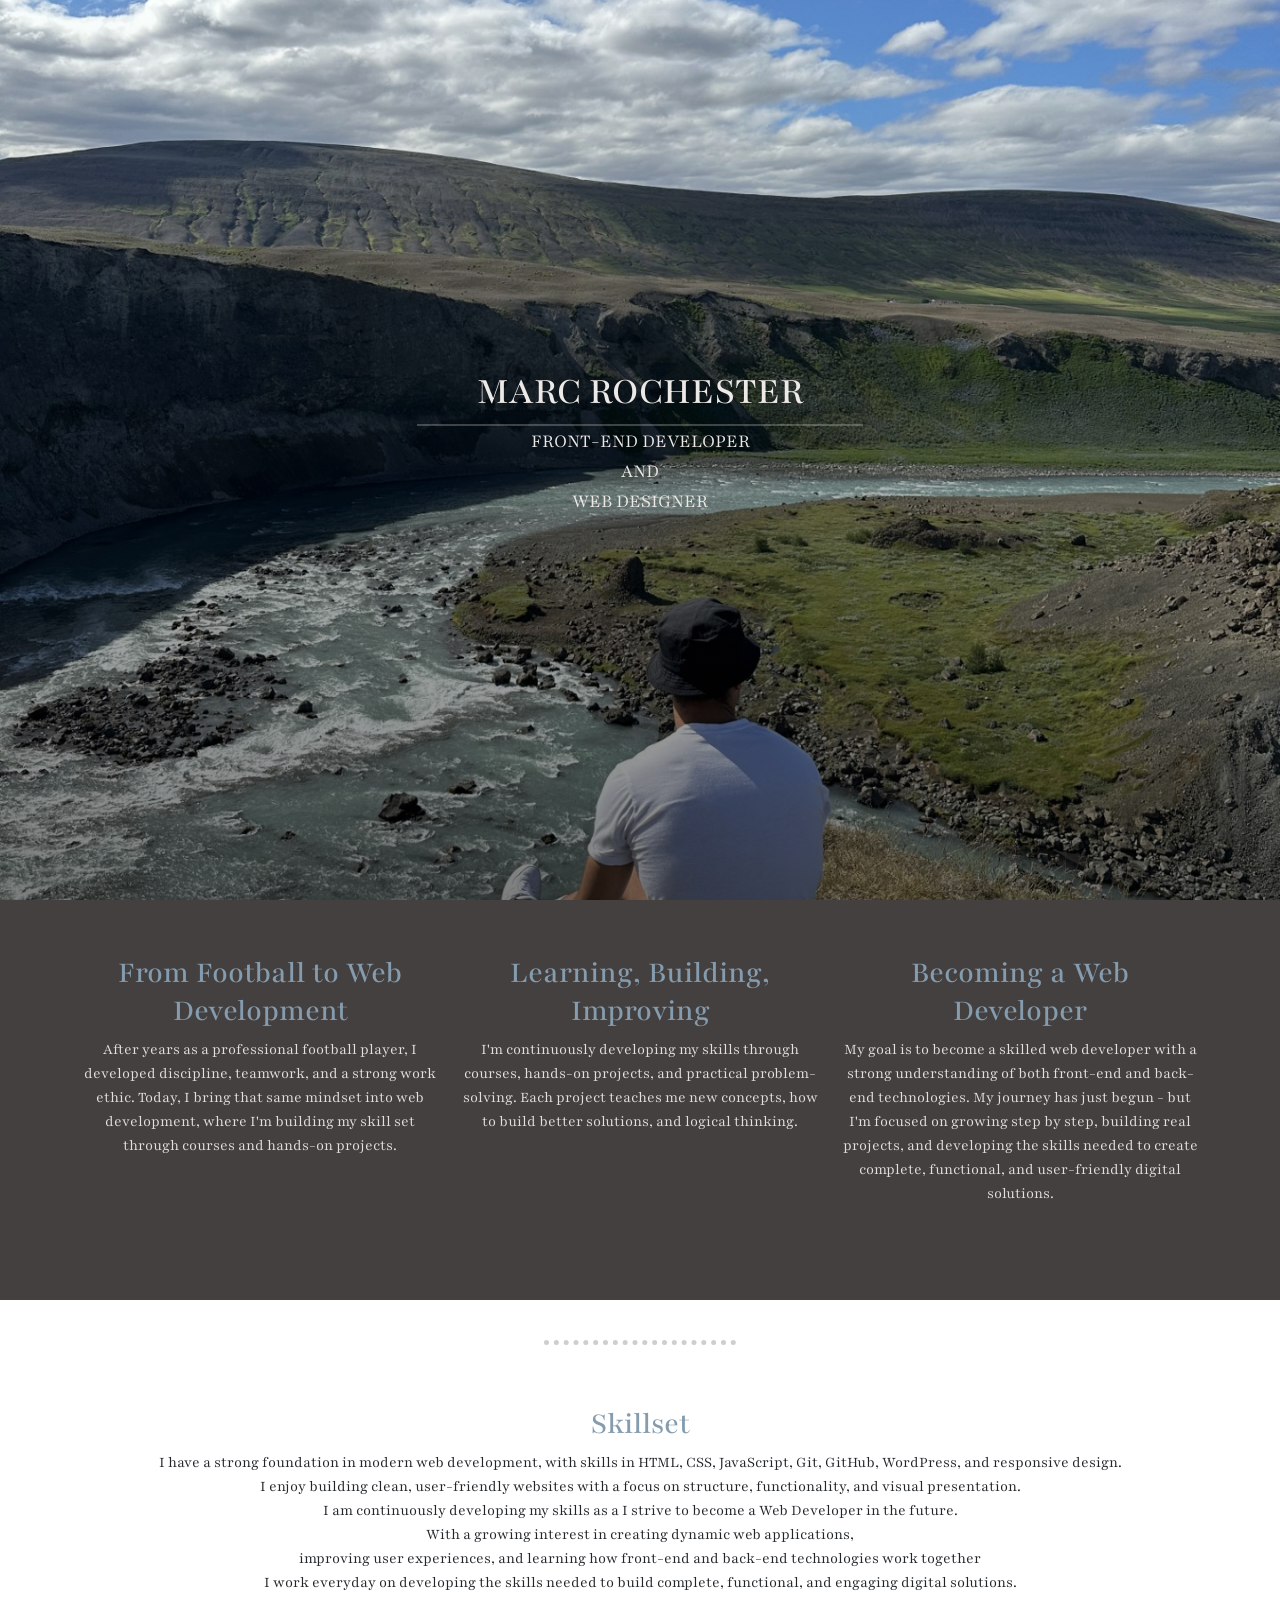
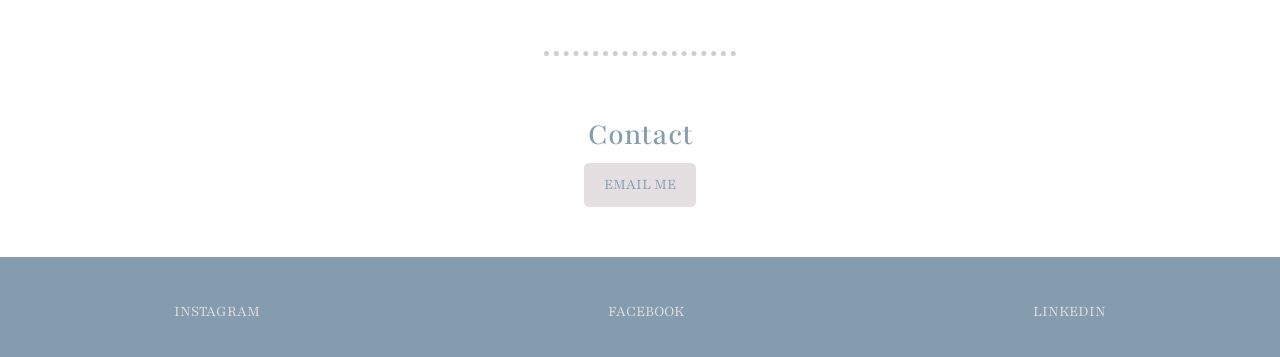
<file: index.html>
<!doctype html>
<html lang="en">
  <head>
    <meta charset="UTF-8" />
    <meta name="viewport" content="width=device-width, initial-scale=1.0" />
    <title>Portfolio</title>

    <link
      href="https://cdn.jsdelivr.net/npm/bootstrap@5.3.8/dist/css/bootstrap.min.css"
      rel="stylesheet"
      integrity="sha384-sRIl4kxILFvY47J16cr9ZwB07vP4J8+LH7qKQnuqkuIAvNWLzeN8tE5YBujZqJLB"
      crossorigin="anonymous"
    />
    <link rel="stylesheet" href="styles.css" />
    <link rel="preconnect" href="https://fonts.googleapis.com" />
    <link rel="preconnect" href="https://fonts.gstatic.com" crossorigin />
    <link rel="preconnect" href="https://fonts.googleapis.com" />
    <link rel="preconnect" href="https://fonts.gstatic.com" crossorigin />
    <link
      href="https://fonts.googleapis.com/css2?family=Caveat:wght@400..700&family=Libre+Baskerville:ital,wght@0,400..700;1,400..700&family=Luckiest+Guy&family=Playfair+Display:ital,wght@0,400..900;1,400..900&family=Playfair:ital,opsz,wght@0,5..1200,300..900;1,5..1200,300..900&display=swap"
      rel="stylesheet"
    />
  </head>
  <body>
    <section id="title" class="hero-section">
      <div class="container">
        <h1 class="header">Marc Rochester</h1>
        <hr class="hr-hero-section" />
        <p class="titles">
          Front-end Developer <br />
          and <br />
          Web Designer
        </p>
      </div>
    </section>

    <section class="profile-section">
      <div class="container">
        <div class="row g-4 py-5 row-cols-1 row-cols-lg-3">
          <div class="col">
            <div>
              <h3 class="fs-2 custom-color">
                From Football to Web Development
              </h3>
              <p>
                After years as a professional football player, I developed
                discipline, teamwork, and a strong work ethic. Today, I bring
                that same mindset into web development, where I'm building my
                skill set through courses and hands-on projects.
              </p>
            </div>
          </div>
          <div class="col">
            <div>
              <h3 class="fs-2 custom-color">Learning, Building, Improving</h3>
              <p>
                I'm continuously developing my skills through courses, hands-on
                projects, and practical problem-solving. Each project teaches me
                new concepts, how to build better solutions, and logical
                thinking.
              </p>
            </div>
          </div>
          <div class="col">
            <div>
              <h3 class="fs-2 custom-color">Becoming a Web Developer</h3>
              <p>
                My goal is to become a skilled web developer with a strong
                understanding of both front-end and back-end technologies. My
                journey has just begun - but I'm focused on growing step by
                step, building real projects, and developing the skills needed
                to create complete, functional, and user-friendly digital
                solutions.
              </p>
            </div>
          </div>
        </div>
      </div>
    </section>

    <hr class="dots" />

    <section class="skillset">
      <div class="container info">
        <h2 class="skillset-header">Skillset</h2>
        <p class="journey">
          I have a strong foundation in modern web development, with skills in
          HTML, CSS, JavaScript, Git, GitHub, WordPress, and responsive design.
          <br />
          I enjoy building clean, user-friendly websites with a focus on
          structure, functionality, and visual presentation. <br />
          I am continuously developing my skills as a I strive to become a Web
          Developer in the future.
          <br />
          With a growing interest in creating dynamic web applications, <br />
          improving user experiences, and learning how front-end and back-end
          technologies work together <br />
          I work everyday on developing the skills needed to build complete,
          functional, and engaging digital solutions.
        </p>
      </div>
    </section>

    <hr class="dots" />

    <section class="contact-info">
      <div class="container-contact">
        <h2 class="contact-header">Contact</h2>
        <a href="mailto:marcrochester@hotmail.com" class="button">Email me</a>
      </div>
    </section>

    <div class="footer" role="contentinfo">
      <a href="https://www.instagram.com/mrochester10/">Instagram</a>
      <a href="https://www.facebook.com/profile.php?id=1080603992">Facebook</a>
      <a
        href="https://www.linkedin.com/in/marc-rochester-s%C3%B8rensen-348b9632a/"
        >LinkedIn</a
      >
    </div>
  </body>
</html>
</file>
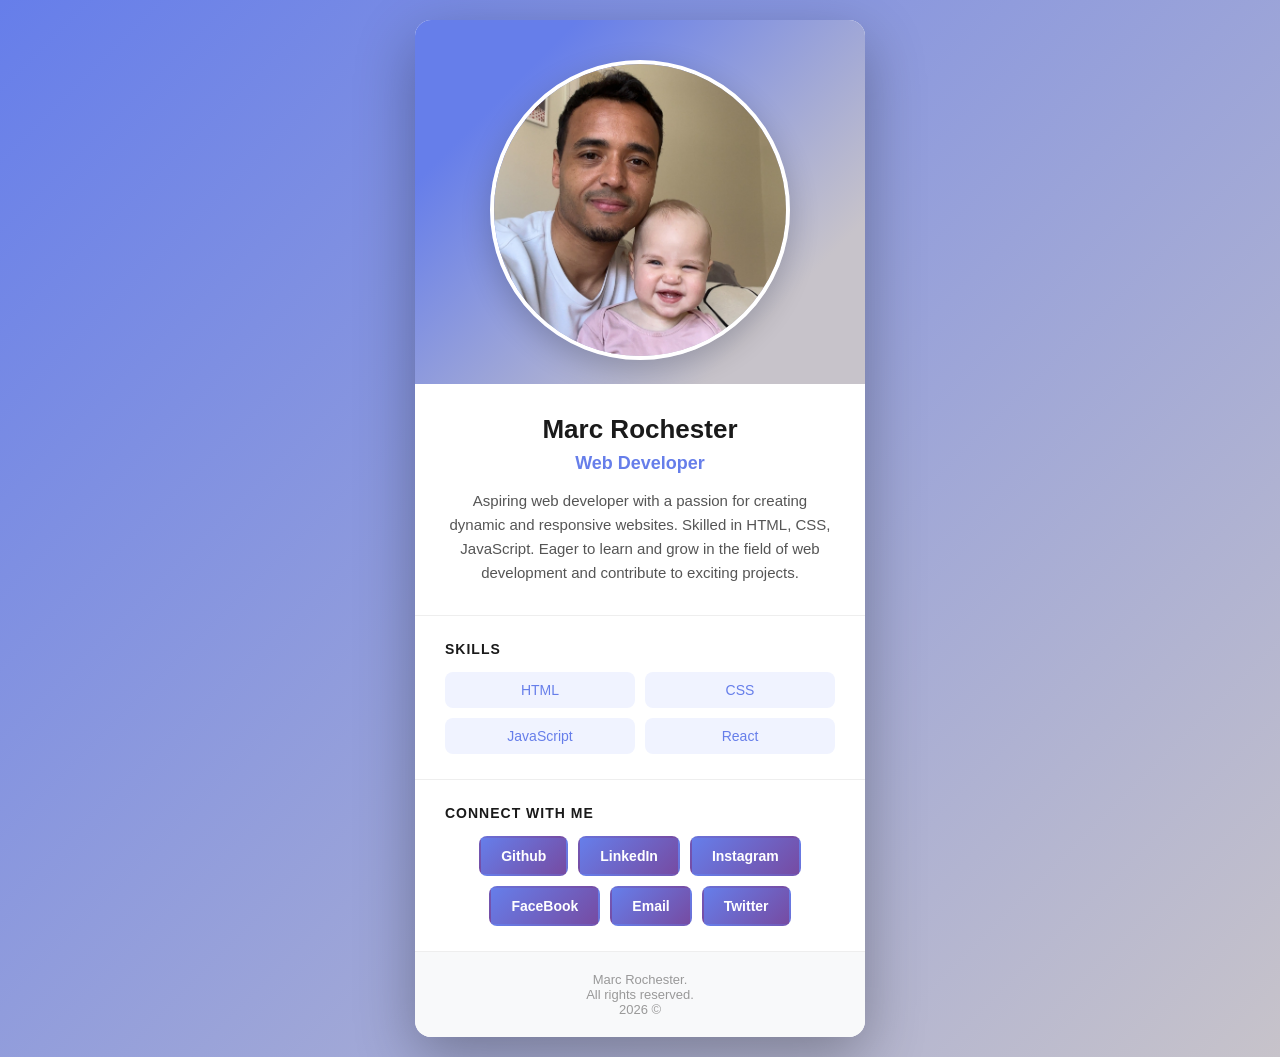
<file: projects/01-html-profile-card/index.html>
<!doctype html>
<html lang="en">
  <head>
    <meta charset="UTF-8" />
    <meta name="viewport" content="width=device-width, initial-scale=1.0" />
    <title>Profile Card - Marc Rochester</title>
    <link rel="stylesheet" href="styles.css" />
  </head>
  <body>
    <!-- Main container for the profile card -->
    <main class="container">
      <!-- Profile card semantic section -->
      <article class="profile-card">
        <!-- Header section with profile image -->
        <header class="profile-header">
          <img
            src="./images/carla_og_far.jpg"
            alt="Profile picture"
            class="profile-image"
          />
        </header>

        <!-- Main profile information section -->
        <section class="profile-info">
          <!-- Primary heading - Name -->
          <h1 class="profile-name">Marc Rochester</h1>

          <!-- Secondary heading - Role/Title -->
          <h2 class="profile-role">Web Developer</h2>

          <!-- Short introduction paragraph -->
          <p class="profile-intro">
            Aspiring web developer with a passion for creating dynamic and
            responsive websites. Skilled in HTML, CSS, JavaScript. Eager to
            learn and grow in the field of web development and contribute to
            exciting projects.
          </p>
        </section>

        <!-- Skills section with semantic structure -->
        <section class="skills-section">
          <h2 class="section-title">Skills</h2>
          <ul class="skills-list">
            <li>HTML</li>
            <li>CSS</li>
            <li>JavaScript</li>
            <li>React</li>
          </ul>
        </section>

        <!-- Social links section with semantic navigation -->
        <nav class="social-section">
          <h2 class="section-title">Connect With Me</h2>
          <ul class="social-links">
            <li>
              <a
                href="https://github.com/MR1092"
                target="_blank"
                rel="noopener noreferrer"
              >
                Github
              </a>
            </li>
            <li>
              <a
                href="https://www.linkedin.com/in/marc-rochester-s%C3%B8rensen-348b9632a/"
                target="_blank"
                rel="noopener noreferrer"
              >
                LinkedIn
              </a>
            </li>
            <li>
              <a
                href="https://www.instagram.com/mrochester10/?hl=en"
                target="_blank"
                rel="noopener noreferrer"
              >
                Instagram
              </a>
            </li>
            <li>
              <a
                href="https://www.facebook.com/profile.php?id=1080603992"
                target="_blank"
                rel="noopener noreferrer"
              >
                FaceBook
              </a>
            </li>
            <li>
              <a href="mailto:marcrochester@hotmail.com"> Email </a>
            </li>
            <li>
              <a
                href="https://www.linkedin.com/in/marc-rochester-s%C3%B8rensen-348b9632a/"
                target="_blank"
                rel="noopener noreferrer"
              >
                Twitter
              </a>
            </li>
          </ul>
        </nav>

        <!-- Footer with copyright information -->
        <footer class="profile-footer">
          <p>
            Marc Rochester. <br />
            All rights reserved. <br />
            2026 &copy;
          </p>
        </footer>
      </article>
    </main>
  </body>
</html>
</file>
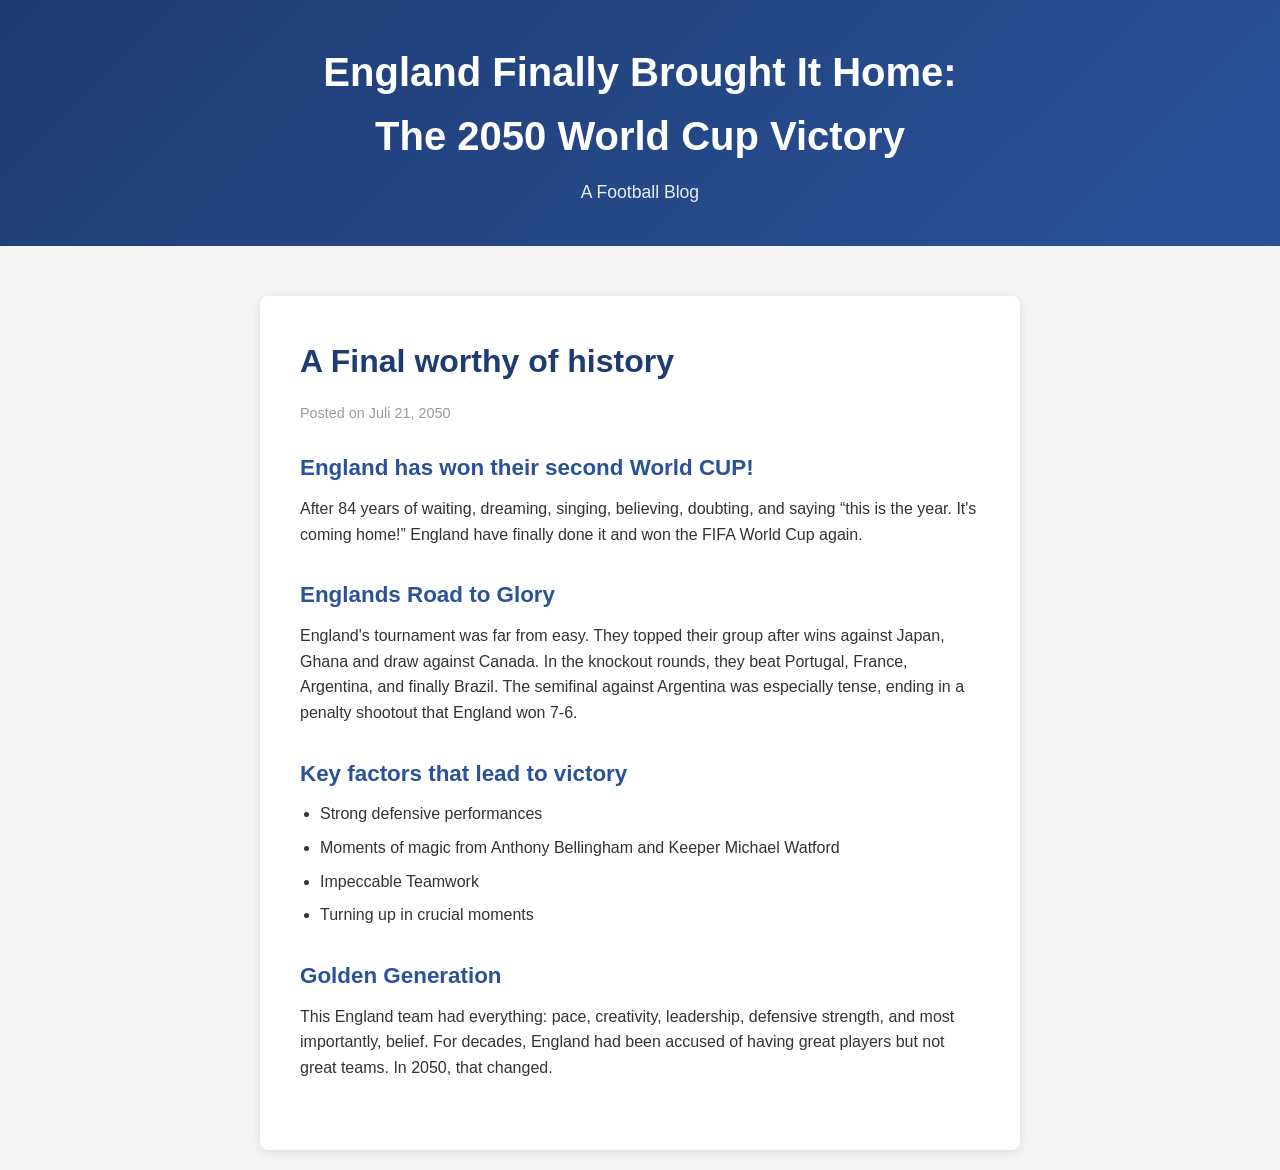
<file: projects/02-html-blog-article/index.html>
<!doctype html>
<html lang="en">
  <head>
    <meta charset="UTF-8" />
    <meta name="viewport" content="width=device-width, initial-scale=1.0" />
    <title>Football Blog - England World Cup 2050 Winners</title>
    <link rel="stylesheet" href="styles.css" />
  </head>
  <body>
    <header>
      <h1>
        England Finally Brought It Home: <br />
        The 2050 World Cup Victory
      </h1>
      <p>A Football Blog</p>
    </header>

    <main>
      <article>
        <h2>A Final worthy of history</h2>
        <p class="date">Posted on Juli 21, 2050</p>

        <section>
          <h3>England has won their second World CUP!</h3>
          <p>
            After 84 years of waiting, dreaming, singing, believing, doubting,
            and saying “this is the year. It's coming home!” England have
            finally done it and won the FIFA World Cup again.
          </p>
        </section>

        <section>
          <h3>Englands Road to Glory</h3>
          <p>
            England's tournament was far from easy. They topped their group
            after wins against Japan, Ghana and draw against Canada. In the
            knockout rounds, they beat Portugal, France, Argentina, and finally
            Brazil. The semifinal against Argentina was especially tense, ending
            in a penalty shootout that England won 7-6.
          </p>
        </section>

        <section>
          <h3>Key factors that lead to victory</h3>
          <ul>
            <li>Strong defensive performances</li>
            <li>
              Moments of magic from Anthony Bellingham and Keeper Michael
              Watford
            </li>
            <li>Impeccable Teamwork</li>
            <li>Turning up in crucial moments</li>
          </ul>
        </section>

        <section>
          <h3>Golden Generation</h3>
          <p>
            This England team had everything: pace, creativity, leadership,
            defensive strength, and most importantly, belief. For decades,
            England had been accused of having great players but not great
            teams. In 2050, that changed.
          </p>
        </section>
      </article>
    </main>
  </body>
</html>
</file>
<file: styles.css>
body {
  font-family: "Playfair", serif;
  font-weight: 100; /* Thin weight */
  font-style: normal;
  margin: 0;
  background: #fff;
}

.hero-section {
  display: flex;
  justify-content: center;
  align-items: center;
  background-image:
    linear-gradient(to bottom, rgba(68, 64, 64, 0), rgba(0, 0, 0, 0.5)),
    url("./images/iceland.jpeg");
  background-repeat: no-repeat;
  background-position: center;
  background-size: cover;
  width: 100%;
  background-attachment: fixed;
  color: #e4e0e1;
  font-size: 20px;
  text-align: center;
  min-height: 100vh;
}

.hr-hero-section {
  width: 40%;
  margin: 0 auto;
  border: 1px solid #ede9e6;
}

.header,
.titles {
  font-family: "Playfair", serif;
  text-transform: uppercase;
  color: #ede9e6;
}

.hero-section .container .titles {
  color: #ede9e6;
}

hr {
  border-top: 1px solid #e4e0e1;
}

.profile-section {
  display: flex;
  justify-content: center;
  align-items: center;
  background-color: #454040;
  color: #e4e0e1;
  font-family: "Playfair", serif;
  text-align: center;
  min-height: 400px;
  margin: 0;
}

.custom-color,
.skillset-header,
.contact-header {
  color: #849cad;
}

.col {
  margin-top: 0;
}

.container.info,
.container-contact,
.footer {
  display: flex;
  flex-direction: column;
  justify-content: center;
  align-items: center;
  text-align: center;
  margin-top: 50px;
  padding-top: 10px;
}

.footer {
  background-color: #849cad;
  flex-direction: row;
  justify-content: space-around;
  height: 100px;
}

a {
  text-transform: uppercase;
}

.dots {
  border-top: 5px dotted #454040;
  width: 15%;
  margin: 40px auto;
}

.button {
  display: inline-block;
  padding: 10px 20px;
  background-color: #e4e0e1;
  color: #849cad;
  text-decoration: none;
  border-radius: 5px;
  border: none;
  cursor: pointer;
}

.button:focus {
  color: purple;
}

.button:hover {
  opacity: 0.9;
  color: #4b6272;
  background-color: rgba(155, 155, 155, 0.541);
}

a {
  color: #e4e0e1;
  text-decoration: none;
}

@media (max-width: 768px) {
  .hero-section {
    height: 50vh;
    background-attachment: scroll;
    text-align: center;
  }

  .profile-section {
    min-height: 300px;
  }

  .profile-section > .container {
    margin-top: 0;
  }
}

@media (max-width: 300px) {
  .footer {
    display: flex;
    flex-direction: column;
    gap: 20px;
    padding: 30px 0;
    height: auto;
  }
}
</file>
<file: projects/01-html-profile-card/styles.css>
* {
  margin: 0;
  padding: 0;
  box-sizing: border-box;
}

html {
  scroll-behavior: smooth;
}

body {
  font-family: "Segoe UI", Tahoma, Geneva, Verdana, sans-serif;
  background: linear-gradient(135deg, #667eea 0%, #c7c3ca 100%);
  min-height: 100vh;
  display: flex;
  justify-content: center;
  align-items: center;
  padding: 20px;
}

/* Container styling */
.container {
  width: 100%;
  max-width: 450px;
}
.profile-image {
  width: 300px;
  height: 300px;
  border-radius: 50%;
  border: 4px solid white;
  object-fit: cover;
  box-shadow: 0 10px 30px rgba(0, 0, 0, 0.2);
  transition: transform 0.3s ease;

  image-rendering: -webkit-optimize-contrast;
  -webkit-backface-visibility: hidden;
  backface-visibility: hidden;
}

/* Profile card styling */
/*overflow: hidden - Overflowing content gets cut off at borders*/
.profile-card {
  background: white;
  border-radius: 16px;
  box-shadow: 0 20px 60px rgba(0, 0, 0, 0.3);
  overflow: hidden;
  transition:
    transform 0.3s ease,
    box-shadow 0.3s ease;
}

/* transform property: Moves the element up by 8 pixels (negative = up, positive = down) */
.profile-card:hover {
  transform: translateY(-8px);
  box-shadow: 0 30px 80px rgba(0, 0, 0, 0.4);
}

/* Profile header with background */
.profile-header {
  background: linear-gradient(135deg, #667eea 20%, #c7c3ca 80%);
  padding: 40px 20px 20px;
  text-align: center;
  overflow: hidden;
}

.profile-card:hover .profile-image {
  transform: scale(1.05);
}

/* Profile info section */
.profile-info {
  padding: 30px 30px 20px;
  text-align: center;
}

/* Heading styles */
.profile-name {
  font-size: 26px;
  font-weight: 700;
  color: #1a1a1a;
  margin-bottom: 8px;
}

.profile-role {
  font-size: 18px;
  font-weight: 600;
  color: #667eea;
  margin-bottom: 15px;
}

.profile-intro {
  font-size: 15px;
  color: #555;
  line-height: 1.6;
  margin-bottom: 10px;
}

/* Section styling */
.skills-section,
.social-section {
  padding: 25px 30px;
  border-top: 1px solid #eee;
}

.section-title {
  font-size: 16px;
  font-weight: 700;
  color: #1a1a1a;
  margin-bottom: 15px;
  text-transform: uppercase;
  letter-spacing: 1px;
  font-size: 14px;
}

/* Skills list styling */
.skills-list {
  display: grid;
  grid-template-columns: 1fr 1fr;
  gap: 10px;
  list-style: none;
}

.skills-list li {
  background: #f0f3ff;
  padding: 10px 15px;
  border-radius: 8px;
  font-size: 14px;
  color: #667eea;
  font-weight: 500;
  text-align: center;
  transition: all 0.3s ease;
}

.skills-list li:hover {
  background: #667eea;
  color: white;
  transform: translateY(-2px);
}

/* Social links styling */
.social-links {
  display: flex;
  gap: 10px;
  list-style: none;
  justify-content: center;
  flex-wrap: wrap;
}

.social-links li {
  margin: 0;
}

.social-links a {
  display: inline-block;
  padding: 10px 20px;
  background: linear-gradient(135deg, #667eea 0%, #764ba2 100%);
  color: white;
  text-decoration: none;
  border-radius: 8px;
  font-size: 14px;
  font-weight: 600;
  transition: all 0.3s ease;
  border: 2px solid transparent;
}

.social-links a:hover {
  background: white;
  color: #667eea;
  border-color: #667eea;
  transform: translateY(-2px);
  box-shadow: 0 5px 15px rgba(102, 126, 234, 0.4);
}

.social-links a:focus {
  outline: 2px solid #667eea;
  outline-offset: 2px;
}

/* Profile footer */
.profile-footer {
  background: #f8f9fa;
  padding: 20px 30px;
  text-align: center;
  border-top: 1px solid #eee;
}

.profile-footer p {
  font-size: 13px;
  color: #999;
}

/* Responsive design for smaller screens */
@media (max-width: 480px) {
  .profile-card {
    border-radius: 12px;
  }

  .profile-name {
    font-size: 24px;
  }

  .profile-role {
    font-size: 16px;
  }

  .profile-info,
  .skills-section,
  .social-section,
  .profile-footer {
    padding: 20px;
  }

  .skills-list {
    grid-template-columns: 1fr;
  }

  .social-links {
    gap: 8px;
  }

  .social-links a {
    padding: 8px 16px;
    font-size: 13px;
  }
}
</file>
<file: projects/02-html-blog-article/styles.css>
* {
  margin: 0;
  padding: 0;
  box-sizing: border-box;
}

body {
  font-family: "Arial", sans-serif;
  line-height: 1.6;
  color: #333;
  background-color: #f4f4f4;
}

header {
  background: linear-gradient(135deg, #1e3c72 0%, #2a5298 100%);
  color: white;
  text-align: center;
  padding: 40px 20px;
  margin-bottom: 30px;
}

header h1 {
  font-size: 2.5em;
  margin-bottom: 10px;
}

header p {
  font-size: 1.1em;
  opacity: 0.9;
}

main {
  max-width: 800px;
  margin: 0 auto;
  padding: 20px;
}

article {
  background: white;
  padding: 40px;
  border-radius: 8px;
  box-shadow: 0 2px 10px rgba(0, 0, 0, 0.1);
}

h2 {
  color: #1e3c72;
  margin-bottom: 15px;
  font-size: 2em;
}

.date {
  color: #999;
  font-size: 0.9em;
  margin-bottom: 25px;
}

section {
  margin-bottom: 30px;
}

h3 {
  color: #2a5298;
  margin-bottom: 10px;
  font-size: 1.4em;
}

ul {
  margin-left: 20px;
}

li {
  margin-bottom: 8px;
}
</file>
